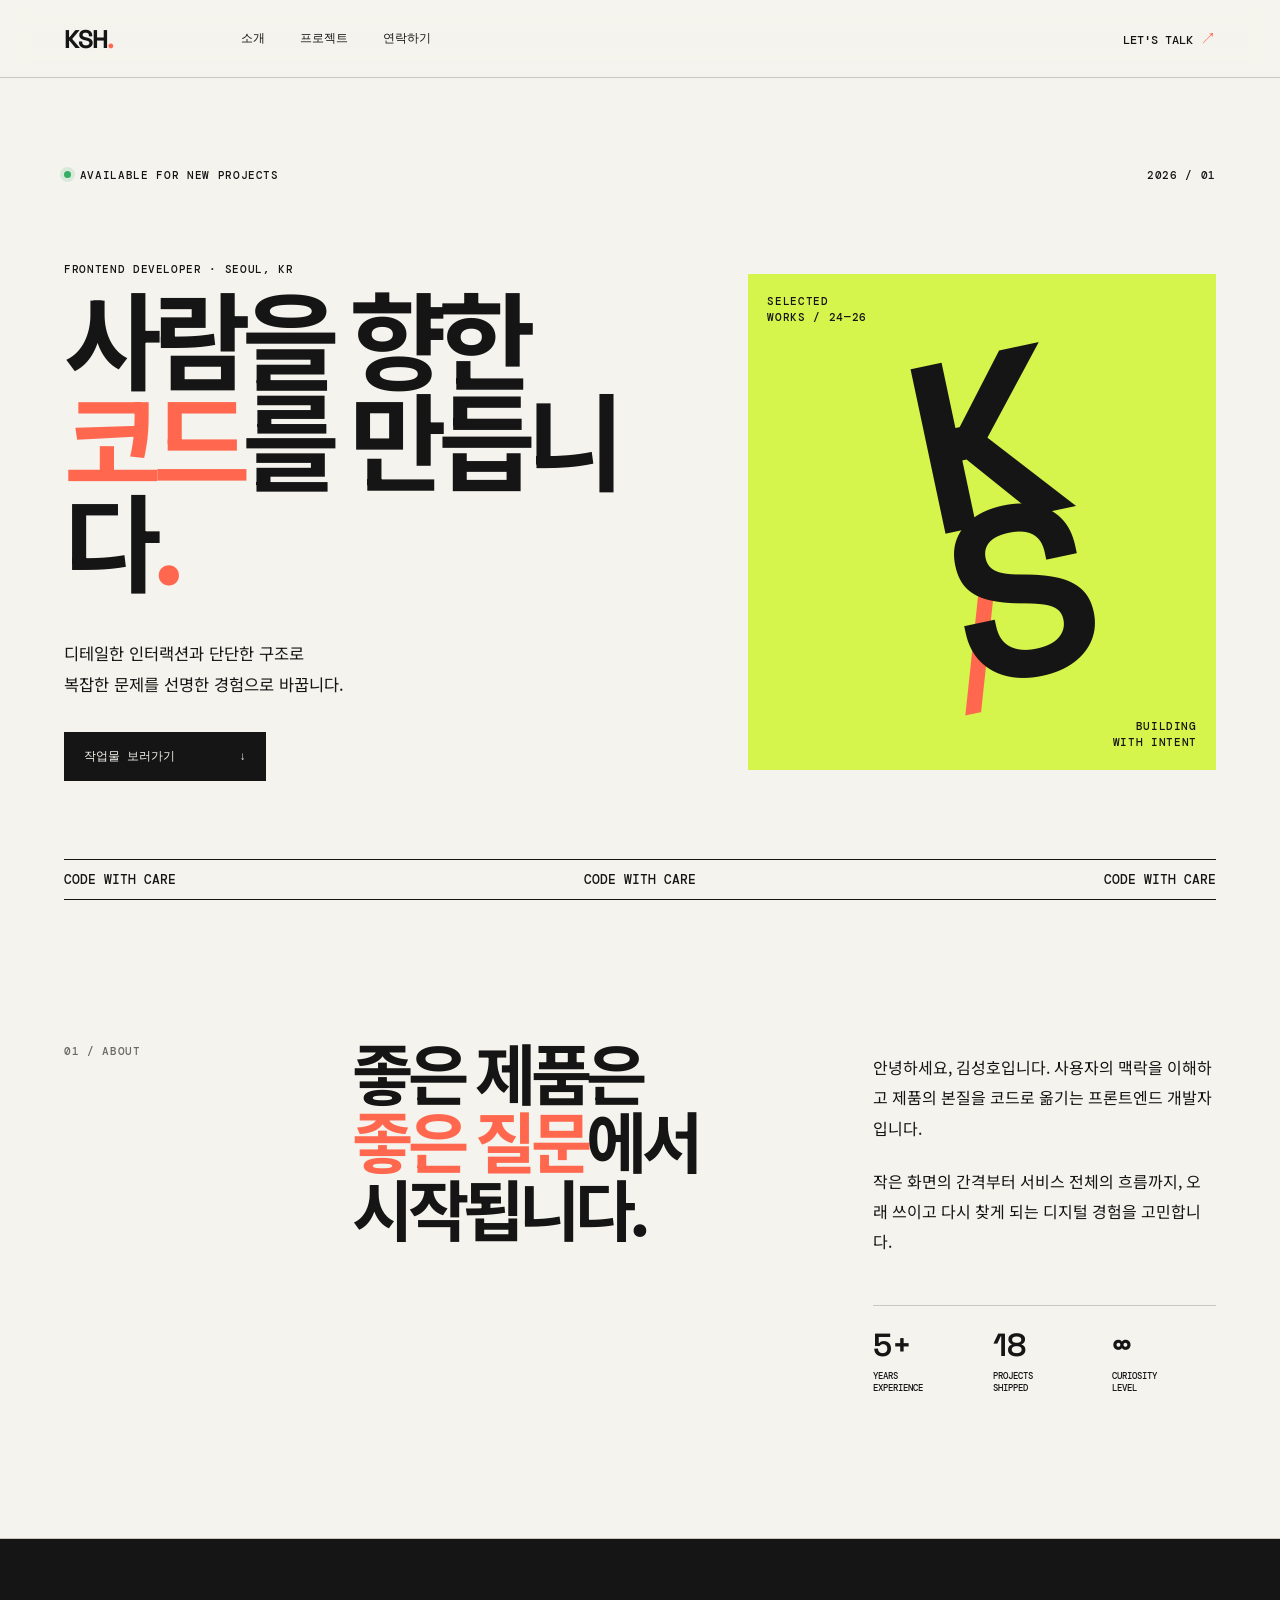
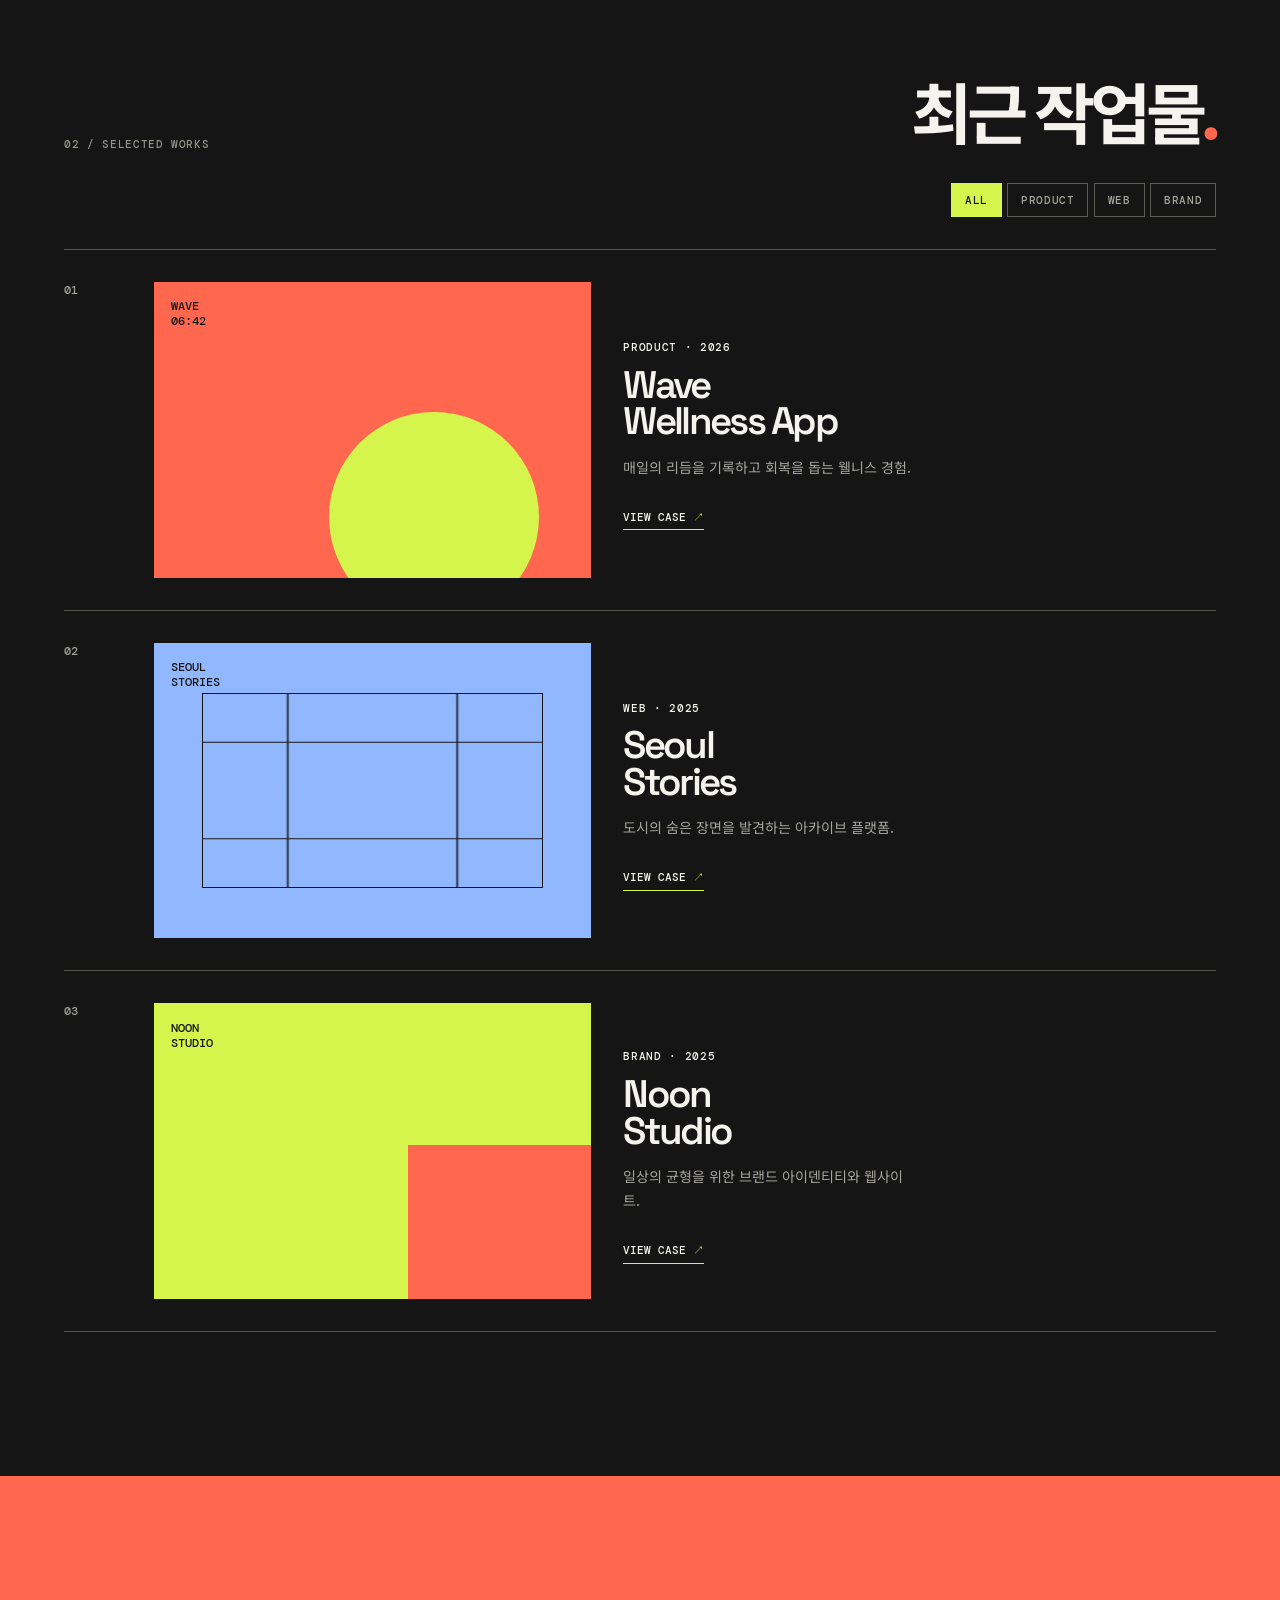
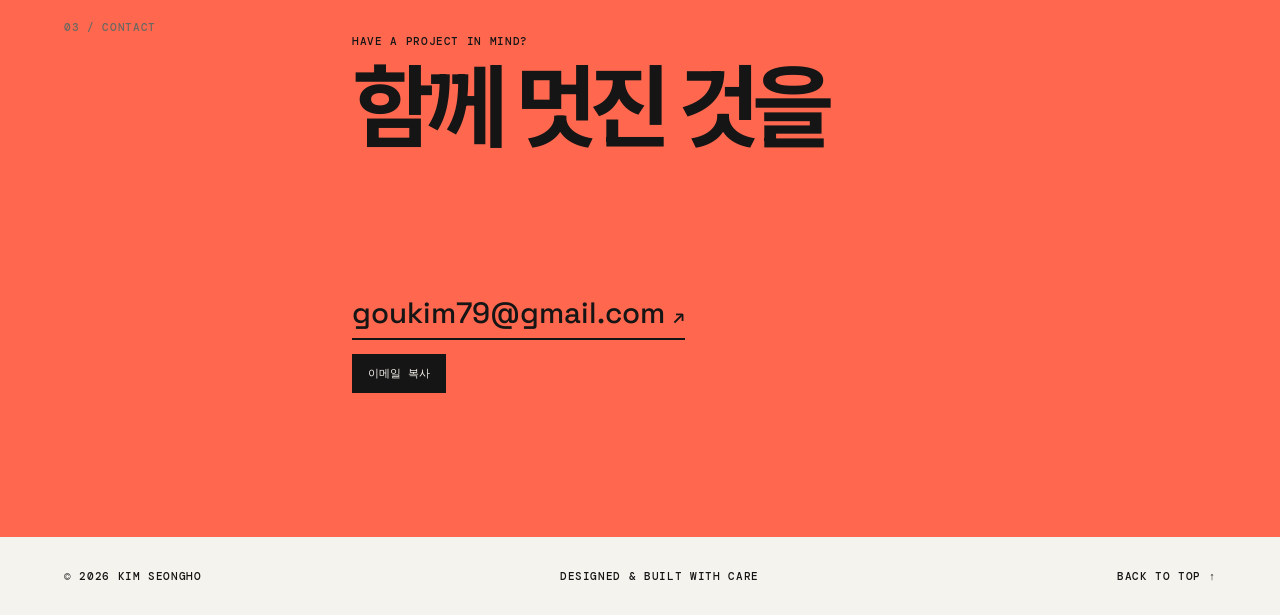
<file: DemoPort/index.html>
<!doctype html>
<html lang="ko">
<head>
  <meta charset="UTF-8">
  <meta name="viewport" content="width=device-width, initial-scale=1.0">
  <meta name="description" content="개발자 김성호의 포트폴리오 웹사이트입니다.">
  <title>김성호 | Developer Portfolio</title>
  <link rel="preconnect" href="https://fonts.googleapis.com">
  <link rel="preconnect" href="https://fonts.gstatic.com" crossorigin>
  <link href="https://fonts.googleapis.com/css2?family=DM+Mono:wght@400;500&family=Space+Grotesk:wght@400;500;600;700&family=Noto+Sans+KR:wght@400;500;700;900&display=swap" rel="stylesheet">
  <link rel="stylesheet" href="style.css">
  <script defer src="script.js"></script>
</head>
<body>
  <header class="site-header">
    <a class="brand" href="#top" aria-label="홈으로 이동">KSH<span>.</span></a>
    <button class="menu-toggle" type="button" aria-expanded="false" aria-controls="main-nav">메뉴</button>
    <nav id="main-nav" class="main-nav" aria-label="주요 메뉴">
      <a href="#about">소개</a>
      <a href="#projects">프로젝트</a>
      <a href="#contact">연락하기</a>
    </nav>
    <a class="header-contact" href="mailto:goukim79@gmail.com">Let's talk <span aria-hidden="true">↗</span></a>
  </header>

  <main id="top">
    <section class="hero section-wrap" aria-labelledby="hero-title">
      <div class="hero-kicker"><span class="status-dot"></span> Available for new projects <span class="kicker-year">2026 / 01</span></div>
      <div class="hero-grid">
        <div class="hero-copy">
          <p class="eyebrow">Frontend Developer · Seoul, KR</p>
          <h1 id="hero-title">사람을 향한<br><em>코드</em>를 만듭니다<span class="accent">.</span></h1>
          <p class="hero-description">디테일한 인터랙션과 단단한 구조로<br>복잡한 문제를 선명한 경험으로 바꿉니다.</p>
          <a class="button button-primary" href="#projects">작업물 보러가기 <span aria-hidden="true">↓</span></a>
        </div>
        <div class="hero-art" aria-label="김성호의 모노그램 그래픽">
          <span class="art-label">SELECTED<br>WORKS / 24—26</span>
          <div class="monogram" aria-hidden="true">K<br><span>/</span>S</div>
          <span class="art-note">BUILDING<br>WITH INTENT</span>
        </div>
      </div>
      <div class="hero-marquee" aria-hidden="true"><span>CODE WITH CARE</span><span>CODE WITH CARE</span><span>CODE WITH CARE</span></div>
    </section>

    <section id="about" class="about section-wrap" aria-labelledby="about-title">
      <div class="section-index">01 / ABOUT</div>
      <div class="about-content">
        <h2 id="about-title">좋은 제품은<br><span>좋은 질문</span>에서<br>시작됩니다.</h2>
        <div class="about-text">
          <p>안녕하세요, 김성호입니다. 사용자의 맥락을 이해하고 제품의 본질을 코드로 옮기는 프론트엔드 개발자입니다.</p>
          <p>작은 화면의 간격부터 서비스 전체의 흐름까지, 오래 쓰이고 다시 찾게 되는 디지털 경험을 고민합니다.</p>
          <div class="facts"><div><strong>5+</strong><span>YEARS<br>EXPERIENCE</span></div><div><strong>18</strong><span>PROJECTS<br>SHIPPED</span></div><div><strong>∞</strong><span>CURIOSITY<br>LEVEL</span></div></div>
        </div>
      </div>
    </section>

    <section id="projects" class="projects section-wrap" aria-labelledby="projects-title">
      <div class="section-heading"><div class="section-index">02 / SELECTED WORKS</div><h2 id="projects-title">최근 작업물<span class="accent">.</span></h2></div>
      <div class="filter-bar" role="group" aria-label="프로젝트 필터"><button class="filter active" data-filter="all">All</button><button class="filter" data-filter="product">Product</button><button class="filter" data-filter="web">Web</button><button class="filter" data-filter="brand">Brand</button></div>
      <div class="project-list">
        <article class="project-card" data-category="product"><div class="project-number">01</div><div class="project-visual visual-coral"><span>WAVE<br>06:42</span><div class="visual-circle"></div></div><div class="project-info"><p class="project-type">Product · 2026</p><h3>Wave<br>Wellness App</h3><p>매일의 리듬을 기록하고 회복을 돕는 웰니스 경험.</p><a href="#contact" aria-label="Wave Wellness App 자세히 보기">View case <span>↗</span></a></div></article>
        <article class="project-card" data-category="web"><div class="project-number">02</div><div class="project-visual visual-blue"><span>SEOUL<br>STORIES</span><div class="visual-grid"></div></div><div class="project-info"><p class="project-type">Web · 2025</p><h3>Seoul<br>Stories</h3><p>도시의 숨은 장면을 발견하는 아카이브 플랫폼.</p><a href="#contact" aria-label="Seoul Stories 자세히 보기">View case <span>↗</span></a></div></article>
        <article class="project-card" data-category="brand"><div class="project-number">03</div><div class="project-visual visual-lime"><span>NOON<br>STUDIO</span><div class="visual-block"></div></div><div class="project-info"><p class="project-type">Brand · 2025</p><h3>Noon<br>Studio</h3><p>일상의 균형을 위한 브랜드 아이덴티티와 웹사이트.</p><a href="#contact" aria-label="Noon Studio 자세히 보기">View case <span>↗</span></a></div></article>
      </div>
    </section>

    <section id="contact" class="contact section-wrap" aria-labelledby="contact-title">
      <div class="section-index">03 / CONTACT</div>
      <div class="contact-inner"><p class="eyebrow">Have a project in mind?</p><h2 id="contact-title">함께 멋진 것을<br><em>만들어볼까요?</em><span class="accent">.</span></h2><a class="email-link" href="mailto:goukim79@gmail.com">goukim79@gmail.com <span aria-hidden="true">↗</span></a><button id="copy-email" class="copy-button" type="button">이메일 복사</button></div>
    </section>
  </main>

  <footer class="site-footer section-wrap"><span>© 2026 KIM SEONGHO</span><span>DESIGNED & BUILT WITH CARE</span><a href="#top">BACK TO TOP ↑</a></footer>
  <div id="toast" class="toast" role="status" aria-live="polite">이메일 주소를 복사했습니다.</div>
</body>
</html>
</file>
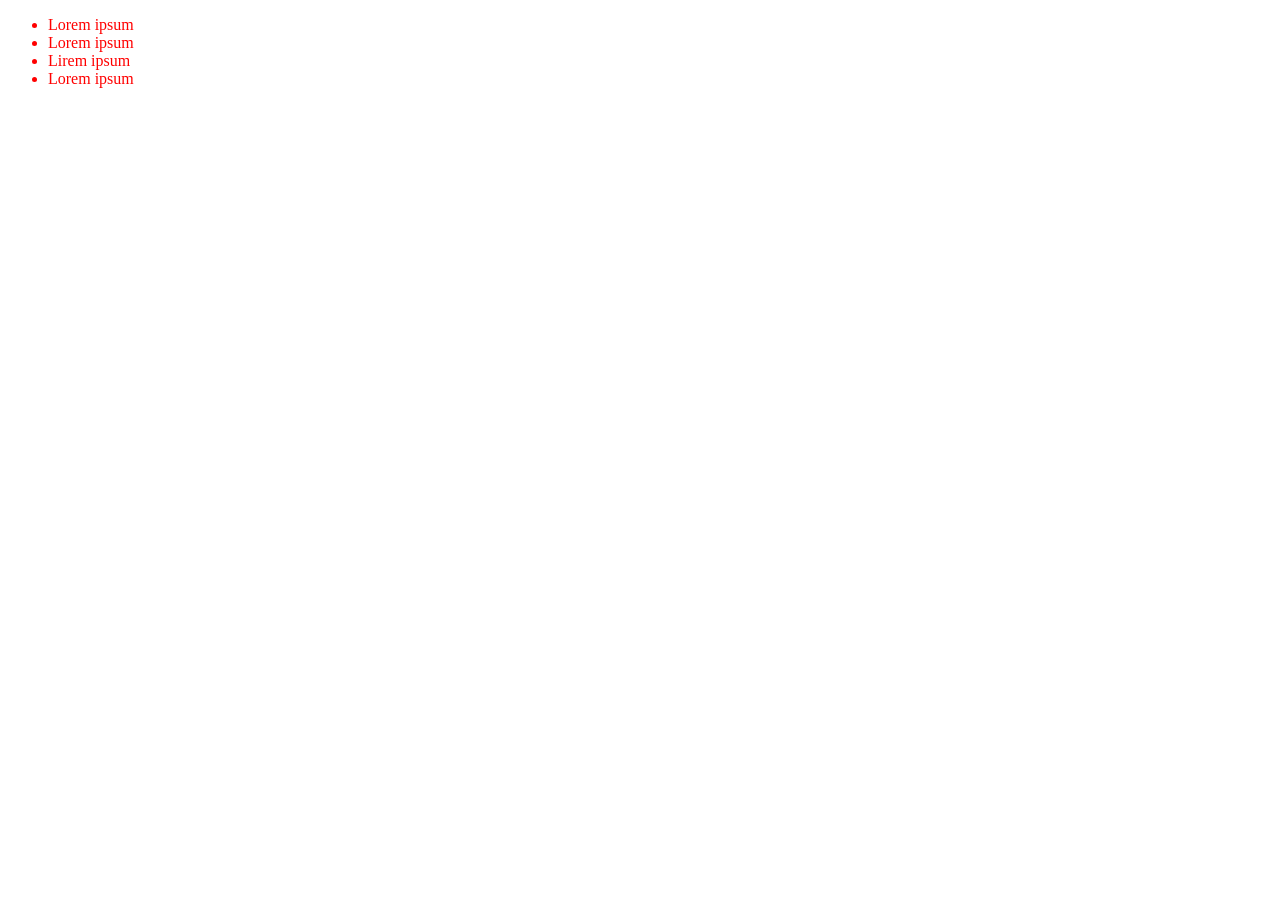
<file: Chap09_Selector.html>
﻿<!DOCTYPE html>
<html xmlns="http://www.w3.org/1999/xhtml">
<head>
<meta http-equiv="Content-Type" content="text/html; charset=utf-8"/>
    <title></title>
    <style>
        /* class 속성으로 select를 가지는 태그의 color속성을  red로 지정한다 */
        li {
            color: red;
        } 
    </style>
</head>
<body>
    <ul>
        <li class="select">Lorem ipsum</li>
        <li>Lorem ipsum</li>
        <li class="select">Lirem ipsum</li>
        <li>Lorem ipsum</li>
    </ul>
</body>
</html>
</file>
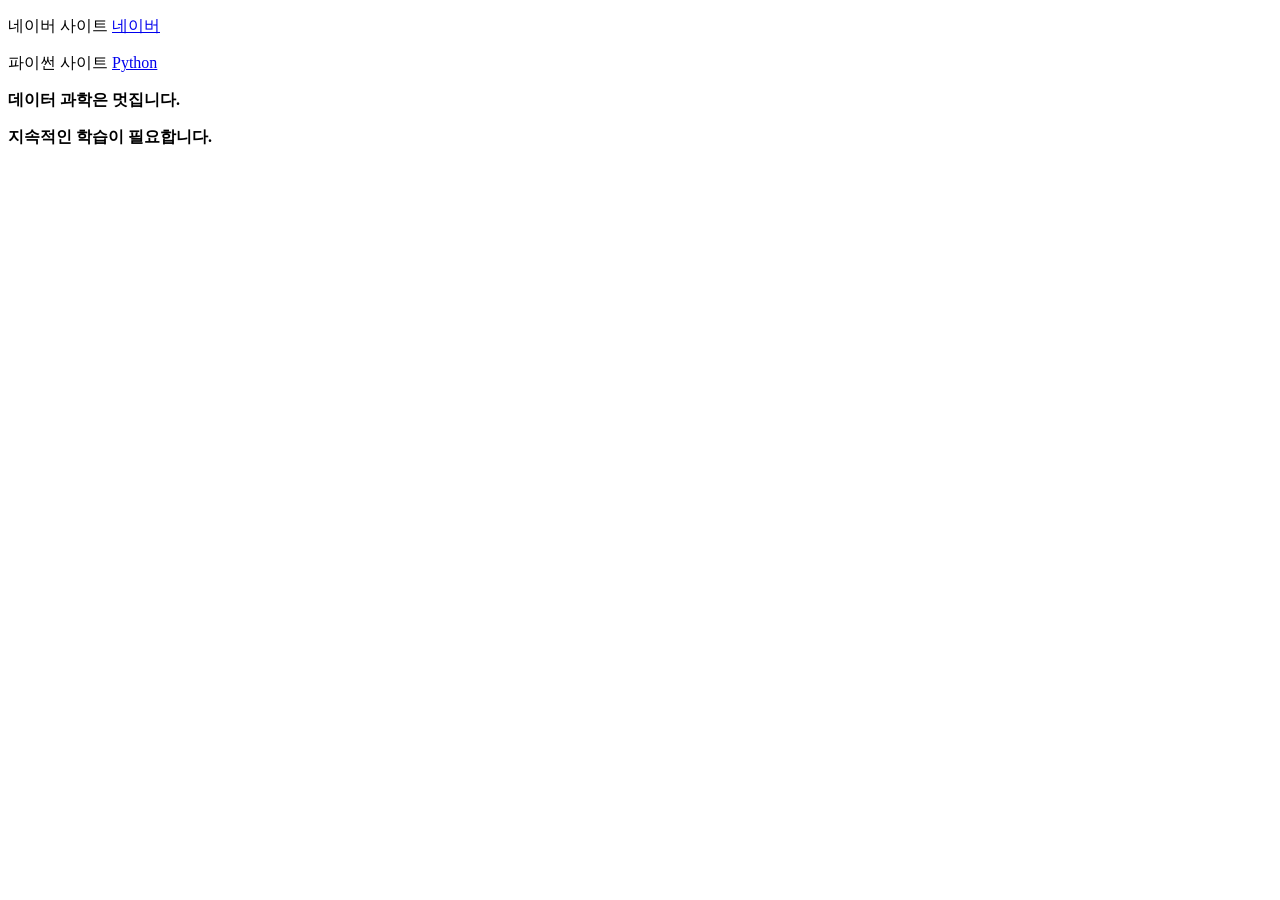
<file: Chap09_test.html>
<!DOCTYPE html>
<html>
    <head>
        <title>
            아주 쉬운 HTML문서 샘플입니다.
        </title>
    </head>
    <body>
        <div>
            <p class="inner-text" id="first">
                네이버 사이트
                <a href="http://www.naver.com" id="credu">
                네이버
                </a>
            </p>
            <p class="inner-text">
                파이썬 사이트
                <a href="https://www.python.org" id="python">
                Python 
                </a>
            </p>
        </div>
        <p class="outer-text" id="second">
            <b>
                데이터 과학은 멋집니다.
            </b>
        </p>
        <p class="outer-text">
            <b>
                지속적인 학습이 필요합니다. 
            </b>
        </p>
    </body>
</html>
</file>
<file: DemoPort/style.css>
@import url('https://fonts.googleapis.com/css2?family=DM+Mono:wght@400;500&family=Space+Grotesk:wght@400;500;600;700&family=Noto+Sans+KR:wght@400;500;700;900&display=swap');

:root { --ink:#151515; --paper:#f5f3ed; --lime:#d5f44c; --coral:#ff684f; --blue:#91b8ff; --line:rgba(21,21,21,.2); --mono:'DM Mono', monospace; --display:'Space Grotesk','Noto Sans KR',sans-serif; --korean:'Noto Sans KR',sans-serif; }
* { box-sizing:border-box; }
html { scroll-behavior:smooth; }
body { margin:0; color:var(--ink); background:var(--paper); font-family:var(--korean); overflow-x:hidden; }
a { color:inherit; text-decoration:none; }
button { color:inherit; font:inherit; cursor:pointer; }
.site-header { height:78px; display:flex; align-items:center; padding:0 5vw; border-bottom:1px solid var(--line); position:sticky; top:0; z-index:10; background:rgba(245,243,237,.92); backdrop-filter:blur(12px); }
.brand { font:700 1.6rem var(--display); letter-spacing:-.08em; }
.brand span,.accent { color:var(--coral); }
.main-nav { display:flex; gap:2.2rem; margin-left:10vw; font:500 .76rem var(--mono); text-transform:uppercase; }
.main-nav a:hover,.header-contact:hover,.site-footer a:hover { color:var(--coral); }
.header-contact { margin-left:auto; font:500 .76rem var(--mono); text-transform:uppercase; }
.header-contact span { color:var(--coral); font-size:1rem; }
.menu-toggle { display:none; border:0; background:none; font:500 .76rem var(--mono); text-transform:uppercase; }
.section-wrap { padding-left:5vw; padding-right:5vw; }
.hero { padding-top:5.6rem; min-height:calc(100vh - 78px); display:flex; flex-direction:column; }
.hero-kicker,.eyebrow,.section-index,.project-type,.art-label,.art-note,.filter,.site-footer { font:500 .68rem var(--mono); letter-spacing:.06em; text-transform:uppercase; }
.hero-kicker { display:flex; align-items:center; gap:.55rem; margin-bottom:3.2rem; }.kicker-year { margin-left:auto; }
.status-dot { width:7px; height:7px; border-radius:50%; background:#36ad63; box-shadow:0 0 0 4px rgba(54,173,99,.15); }
.hero-grid { display:grid; grid-template-columns:1.15fr .85fr; align-items:center; gap:4vw; flex:1; }
.eyebrow { margin:0 0 1.2rem; }.hero h1 { font:700 clamp(3.7rem,8.3vw,8.5rem)/.95 var(--display); letter-spacing:-.085em; margin:0; }.hero h1 em,.contact h2 em { color:var(--coral); font-style:normal; }.hero-description { margin:2.5rem 0 2rem; font-size:1.03rem; line-height:1.9; }
.button { display:inline-flex; align-items:center; justify-content:space-between; gap:4rem; padding:1rem 1.2rem; font:500 .72rem var(--mono); text-transform:uppercase; border:1px solid var(--ink); }.button-primary { background:var(--ink); color:var(--paper); }.button-primary:hover { background:var(--coral); border-color:var(--coral); color:var(--ink); }
.hero-art { background:var(--lime); min-height:31rem; position:relative; display:flex; align-items:center; justify-content:center; overflow:hidden; }.art-label,.art-note { position:absolute; line-height:1.5; }.art-label { top:1.2rem; left:1.2rem; }.art-note { right:1.2rem; bottom:1.2rem; text-align:right; }.monogram { font:700 15rem/.65 var(--display); letter-spacing:-.18em; transform:rotate(-12deg); }.monogram span { color:var(--coral); font-size:8rem; }
.hero-marquee { border-top:1px solid var(--ink); border-bottom:1px solid var(--ink); padding:.7rem 0; display:flex; justify-content:space-between; overflow:hidden; margin-top:3rem; font:500 .8rem var(--mono); }
.about,.projects,.contact { padding-top:9rem; padding-bottom:9rem; }.about { display:grid; grid-template-columns:25% 1fr; border-bottom:1px solid var(--line); }.section-index { color:#696861; }.about-content { display:grid; grid-template-columns:1.1fr .9fr; gap:8vw; }.about h2,.section-heading h2 { margin:0; font:700 clamp(2.7rem,5.2vw,5.3rem)/1.02 var(--display); letter-spacing:-.08em; }.about h2 span { color:var(--coral); }.about-text { padding-top:.5rem; font-size:1rem; line-height:1.9; max-width:29rem; }.about-text p { margin:0 0 1.4rem; }.facts { display:grid; grid-template-columns:repeat(3,1fr); border-top:1px solid var(--line); margin-top:3rem; padding-top:1.2rem; gap:1rem; }.facts strong { display:block; font:600 2rem var(--display); }.facts span { display:block; margin-top:.3rem; font:500 .57rem/1.35 var(--mono); }
.projects { background:var(--ink); color:var(--paper); }.projects .section-index { color:#92918a; }.section-heading { display:flex; justify-content:space-between; align-items:end; }.section-heading h2 { color:var(--paper); }.filter-bar { display:flex; justify-content:flex-end; gap:.35rem; margin:2rem 0; }.filter { border:1px solid #5b5b55; background:transparent; color:#a5a49d; padding:.55rem .8rem; }.filter:hover,.filter.active { background:var(--lime); border-color:var(--lime); color:var(--ink); }
.project-list { border-top:1px solid #55544f; }.project-card { display:grid; grid-template-columns:5% 38% 1fr; gap:2rem; align-items:center; padding:2rem 0; border-bottom:1px solid #55544f; transition:opacity .25s; }.project-card.hidden { display:none; }.project-number { font:500 .75rem var(--mono); color:#9f9e96; align-self:start; }.project-visual { aspect-ratio:1.48; position:relative; overflow:hidden; padding:1.1rem; color:var(--ink); font:500 .72rem var(--mono); }.visual-coral { background:var(--coral); }.visual-blue { background:var(--blue); }.visual-lime { background:var(--lime); }.visual-circle { width:48%; aspect-ratio:1; border-radius:50%; background:var(--lime); position:absolute; right:12%; bottom:-15%; }.visual-grid { position:absolute; inset:17% 11%; border:1px solid var(--ink); background:linear-gradient(90deg,transparent 49%,var(--ink) 50%,transparent 51%),linear-gradient(transparent 49%,var(--ink) 50%,transparent 51%); background-size:50% 50%; }.visual-block { background:var(--coral); width:42%; height:52%; position:absolute; bottom:0; right:0; }.project-info h3 { font:600 clamp(1.7rem,3vw,3.2rem)/.95 var(--display); letter-spacing:-.07em; margin:.8rem 0 1rem; }.project-info > p:not(.project-type) { max-width:18rem; color:#a5a49d; font-size:.88rem; line-height:1.7; }.project-info a { display:inline-block; margin-top:1rem; font:500 .7rem var(--mono); text-transform:uppercase; border-bottom:1px solid var(--lime); padding-bottom:.3rem; }.project-info a span { color:var(--lime); }
.contact { background:var(--coral); }.contact-inner { margin-left:25%; }.contact h2 { margin:0 0 3.5rem; font:700 clamp(3rem,7vw,7.5rem)/.95 var(--display); letter-spacing:-.09em; }.email-link { font:500 clamp(1.2rem,2.3vw,2.3rem) var(--display); border-bottom:2px solid var(--ink); padding-bottom:.4rem; }.email-link span { font-size:1.2rem; }.copy-button { display:block; border:0; background:var(--ink); color:var(--paper); padding:.75rem 1rem; margin-top:1.4rem; font:500 .68rem var(--mono); text-transform:uppercase; }.copy-button:hover { background:var(--lime); color:var(--ink); }
.site-footer { min-height:78px; display:flex; align-items:center; justify-content:space-between; gap:1rem; }.toast { position:fixed; bottom:2rem; left:50%; transform:translate(-50%,1rem); padding:.8rem 1rem; background:var(--lime); font:500 .7rem var(--mono); opacity:0; pointer-events:none; transition:.25s; }.toast.show { opacity:1; transform:translate(-50%,0); }
@media (max-width:700px) { .site-header { height:65px; padding:0 6vw; }.menu-toggle { display:block; margin-left:auto; }.header-contact { display:none; }.main-nav { display:none; position:absolute; top:65px; left:0; right:0; margin:0; padding:1.5rem 6vw; background:var(--paper); border-bottom:1px solid var(--line); flex-direction:column; gap:1.1rem; }.main-nav.open { display:flex; }.section-wrap { padding-left:6vw; padding-right:6vw; }.hero { min-height:auto; padding-top:3rem; }.hero-kicker { margin-bottom:2.7rem; }.hero-grid { display:flex; flex-direction:column; align-items:stretch; gap:3.5rem; }.hero h1 { font-size:clamp(3.3rem,15vw,5.5rem); }.hero-description { font-size:.92rem; margin:1.8rem 0; }.hero-art { min-height:19rem; }.monogram { font-size:10rem; }.monogram span { font-size:5rem; }.hero-marquee { margin-top:4rem; gap:3rem; width:100%; }.hero-marquee span:nth-child(2) { display:none; }.about,.projects,.contact { padding-top:5.5rem; padding-bottom:5.5rem; }.about { display:block; }.about-content { display:block; margin-top:2.5rem; }.about h2 { font-size:clamp(2.8rem,12vw,4rem); }.about-text { margin-top:2.5rem; }.facts { margin-top:2.5rem; }.section-heading { display:block; }.section-heading h2 { margin-top:2rem; }.filter-bar { justify-content:flex-start; overflow:auto; }.project-card { grid-template-columns:1fr; gap:1rem; padding:1.5rem 0 2.5rem; }.project-number { display:none; }.project-visual { width:100%; }.project-info h3 { font-size:2.6rem; }.contact-inner { margin-left:0; margin-top:2.5rem; }.contact h2 { margin-bottom:2.5rem; font-size:clamp(3rem,13vw,5rem); }.email-link { font-size:1rem; }.site-footer { min-height:100px; align-items:flex-start; flex-direction:column; justify-content:center; font-size:.58rem; } }
@media (prefers-reduced-motion:no-preference) { .hero-copy,.hero-art { animation:rise .8s ease both; }.hero-art { animation-delay:.12s; } @keyframes rise { from { opacity:0; transform:translateY(18px); } to { opacity:1; transform:none; } } }
</file>
